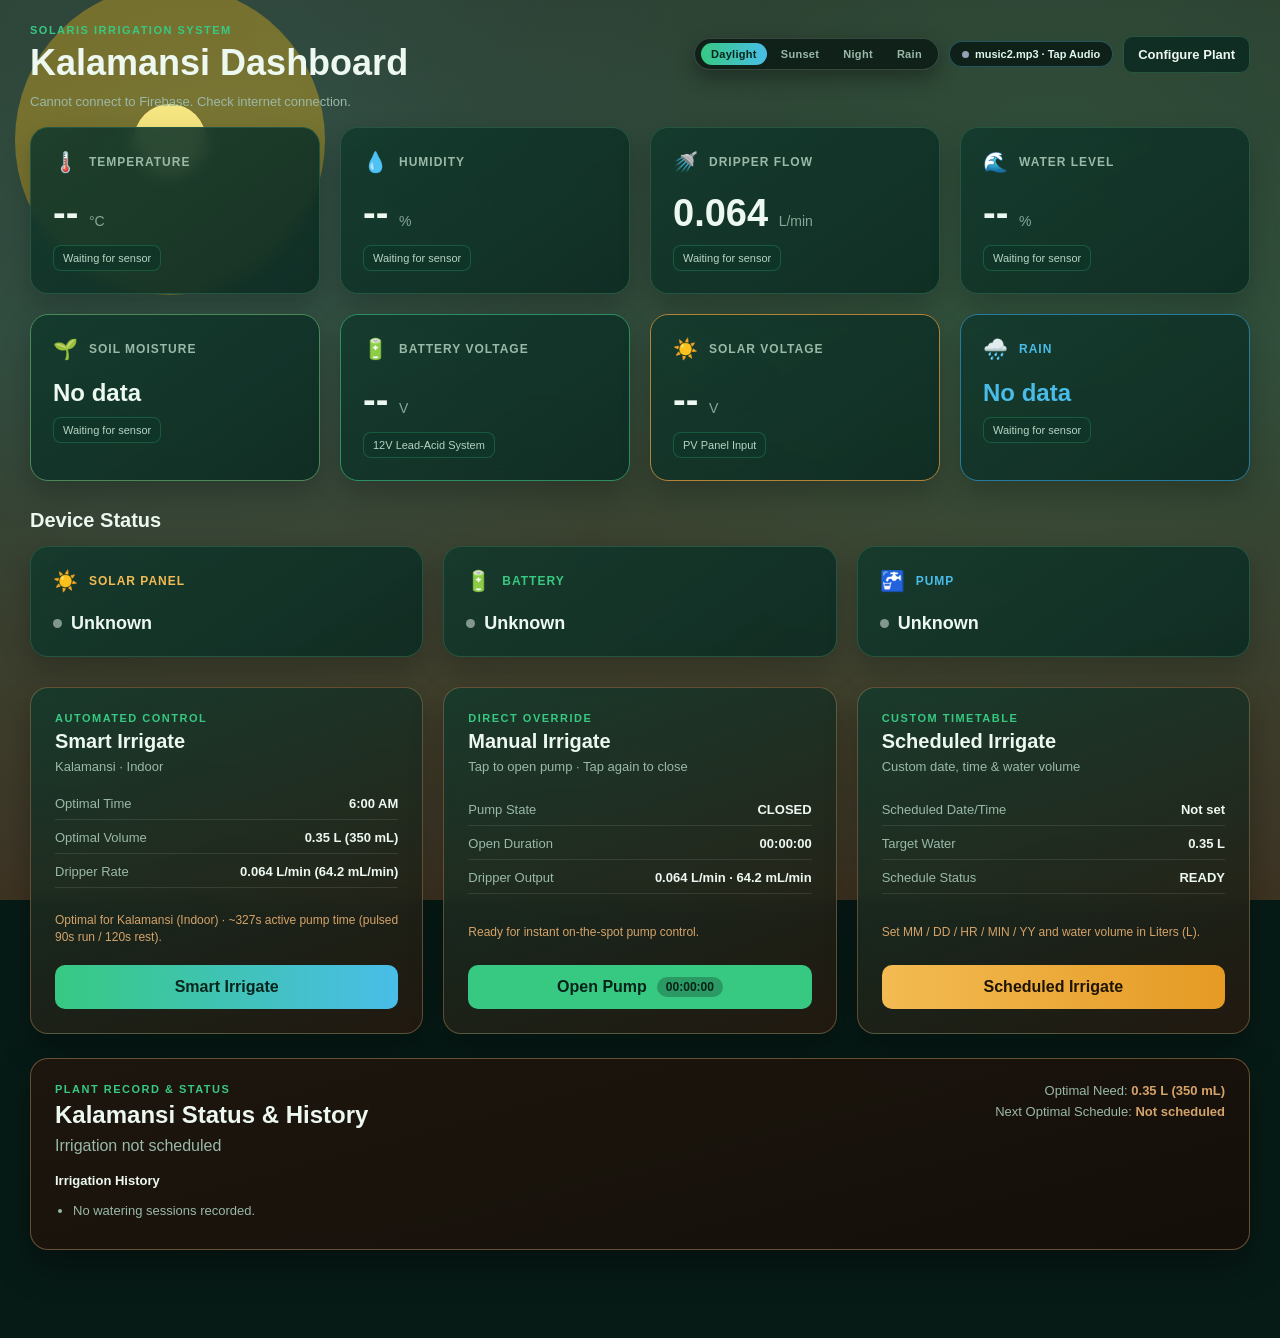
<file: monitoring.html>
<!DOCTYPE html>
<html lang="en">
<head>
    <meta charset="UTF-8">
    <meta name="viewport" content="width=device-width, initial-scale=1.0">
    <title>Plant Monitoring — SOLARIS</title>
    <link rel="stylesheet" href="styles.css">
    <script src="script.js" defer></script>
</head>
<body class="view-monitoring env-indoor mood-daylight">
    <div class="ambient-backdrop"></div>

    <div class="solaris-page2-bg" aria-hidden="true">
        <svg viewBox="0 0 1440 900" preserveAspectRatio="xMidYMax slice">
            <defs>
                <linearGradient id="p2SkyGrad" x1="0%" y1="0%" x2="0%" y2="100%">
                    <stop offset="0%" stop-color="#071d18" stop-opacity="0.55" />
                    <stop offset="68%" stop-color="#0b2820" stop-opacity="0.32" />
                    <stop offset="100%" stop-color="#19110a" stop-opacity="0.72" />
                </linearGradient>

                <linearGradient id="p2KalamansiStemGrad" x1="0%" y1="100%" x2="0%" y2="0%">
                    <stop offset="0%" stop-color="#3f6e58" />
                    <stop offset="55%" stop-color="#5da87a" />
                    <stop offset="100%" stop-color="#8be0a6" />
                </linearGradient>

                <linearGradient id="p2KalamansiLeafGrad" x1="0%" y1="0%" x2="100%" y2="100%">
                    <stop offset="0%" stop-color="#6ce09b" />
                    <stop offset="55%" stop-color="#379e6c" />
                    <stop offset="100%" stop-color="#1b5c42" />
                </linearGradient>

                <radialGradient id="p2RipeFruitGrad" cx="34%" cy="28%" r="72%">
                    <stop offset="0%" stop-color="#ffe066" />
                    <stop offset="58%" stop-color="#f59e0b" />
                    <stop offset="100%" stop-color="#b45309" />
                </radialGradient>

                <radialGradient id="p2UnripeFruitGrad" cx="35%" cy="30%" r="72%">
                    <stop offset="0%" stop-color="#a7f3a0" />
                    <stop offset="62%" stop-color="#4ade80" />
                    <stop offset="100%" stop-color="#15803d" />
                </radialGradient>

                <linearGradient id="p2OreganoStemGrad" x1="0%" y1="100%" x2="0%" y2="0%">
                    <stop offset="0%" stop-color="#476e60" />
                    <stop offset="100%" stop-color="#87c2ad" />
                </linearGradient>

                <linearGradient id="p2OreganoLeafGrad" x1="15%" y1="10%" x2="85%" y2="90%">
                    <stop offset="0%" stop-color="#b7e7d7" />
                    <stop offset="55%" stop-color="#7ec2aa" />
                    <stop offset="100%" stop-color="#4d8a75" />
                </linearGradient>
            </defs>

            <rect x="0" y="0" width="1440" height="900" fill="url(#p2SkyGrad)" />
            <rect class="p2-sky-tint" x="0" y="0" width="1440" height="900" />

            <g class="p2-sun-group">
                <circle class="p2-sun-halo" cx="250" cy="140" r="155" />
                <circle class="p2-sun-core" cx="250" cy="140" r="36" />
            </g>

            <g class="p2-moon-group">
                <circle cx="265" cy="130" r="28" fill="#f8fafc" />
                <circle cx="276" cy="123" r="24" fill="#081e18" />
                <circle cx="140" cy="105" r="2.2" fill="#e2e8f0" opacity="0.8" />
                <circle cx="410" cy="95" r="1.9" fill="#e2e8f0" opacity="0.7" />
                <circle cx="560" cy="150" r="2.3" fill="#e2e8f0" opacity="0.75" />
                <circle cx="1120" cy="115" r="2.1" fill="#e2e8f0" opacity="0.75" />
                <circle cx="1260" cy="175" r="1.8" fill="#e2e8f0" opacity="0.65" />
            </g>

            <g class="p2-clouds-group">
                <ellipse cx="220" cy="125" rx="145" ry="40" fill="#64748b" />
                <ellipse cx="345" cy="138" rx="135" ry="36" fill="#475569" />
                <ellipse cx="280" cy="112" rx="120" ry="32" fill="#94a3b8" opacity="0.62" />
            </g>

            <g id="p2RainGroup" class="p2-rain-group">
                <g stroke="rgba(165, 195, 224, 0.55)" stroke-width="1.8" stroke-linecap="round">
                    <line class="rain-streak" x1="150" y1="165" x2="136" y2="200" />
                    <line class="rain-streak" x1="220" y1="205" x2="206" y2="240" style="animation-delay: -0.25s;" />
                    <line class="rain-streak" x1="295" y1="155" x2="281" y2="190" style="animation-delay: -0.45s;" />
                    <line class="rain-streak" x1="370" y1="220" x2="356" y2="255" style="animation-delay: -0.15s;" />
                    <line class="rain-streak" x1="440" y1="180" x2="426" y2="215" style="animation-delay: -0.6s;" />
                    <line class="rain-streak" x1="980" y1="170" x2="966" y2="205" style="animation-delay: -0.2s;" />
                    <line class="rain-streak" x1="1120" y1="210" x2="1106" y2="245" style="animation-delay: -0.5s;" />
                </g>
            </g>

            <g class="p2-fullpage-plant-wrap">
                <g class="p2-sway">
                    <g id="p2PlantKalamansi" class="p2-species-group is-active" transform="translate(360, 75) scale(1.5)">
                        <path d="M 225 724 C 228 635, 212 555, 224 465 C 236 375, 214 295, 226 205 C 231 165, 226 135, 222 108"
                              stroke="url(#p2KalamansiStemGrad)" stroke-width="11" stroke-linecap="round" fill="none" />
                        <path d="M 220 565 C 185 548, 148 552, 108 575"
                              stroke="url(#p2KalamansiStemGrad)" stroke-width="7.5" stroke-linecap="round" fill="none" />
                        <path d="M 223 475 C 268 452, 315 446, 368 422"
                              stroke="url(#p2KalamansiStemGrad)" stroke-width="8" stroke-linecap="round" fill="none" />
                        <path d="M 221 372 C 182 342, 142 325, 98 312"
                              stroke="url(#p2KalamansiStemGrad)" stroke-width="6.5" stroke-linecap="round" fill="none" />
                        <path d="M 222 292 C 264 265, 304 248, 344 228"
                              stroke="url(#p2KalamansiStemGrad)" stroke-width="6" stroke-linecap="round" fill="none" />
                        <path d="M 224 205 C 198 175, 178 152, 158 134"
                              stroke="url(#p2KalamansiStemGrad)" stroke-width="5" stroke-linecap="round" fill="none" />
                        <path d="M 225 182 C 254 156, 276 138, 298 122"
                              stroke="url(#p2KalamansiStemGrad)" stroke-width="5" stroke-linecap="round" fill="none" />

                        <path d="M 112 574 C 76 558, 52 575, 42 604 C 74 612, 102 598, 112 574 Z" fill="url(#p2KalamansiLeafGrad)" />
                        <path d="M 224 510 C 182 485, 145 488, 118 506 C 148 525, 188 524, 224 510 Z" fill="url(#p2KalamansiLeafGrad)" />
                        <path d="M 268 456 C 296 420, 336 406, 372 410 C 354 442, 312 456, 268 456 Z" fill="url(#p2KalamansiLeafGrad)" />
                        <path d="M 185 344 C 148 312, 105 305, 68 318 C 98 345, 144 352, 185 344 Z" fill="url(#p2KalamansiLeafGrad)" />
                        <path d="M 224 342 C 258 312, 302 308, 338 322 C 308 348, 264 352, 224 342 Z" fill="url(#p2KalamansiLeafGrad)" />
                        <path d="M 275 262 C 304 224, 344 206, 384 208 C 364 242, 322 258, 275 262 Z" fill="url(#p2KalamansiLeafGrad)" />
                        <path d="M 192 170 C 164 134, 132 122, 102 132 C 126 158, 160 168, 192 170 Z" fill="url(#p2KalamansiLeafGrad)" />
                        <path d="M 224 148 C 218 106, 226 74, 244 54 C 254 88, 246 122, 224 148 Z" fill="url(#p2KalamansiLeafGrad)" />
                        <path d="M 248 158 C 278 132, 314 124, 346 134 C 322 158, 286 164, 248 158 Z" fill="url(#p2KalamansiLeafGrad)" />

                        <circle cx="332" cy="444" r="31" fill="url(#p2RipeFruitGrad)" />
                        <circle cx="386" cy="396" r="24" fill="url(#p2UnripeFruitGrad)" />
                    </g>

                    <g id="p2PlantOregano" class="p2-species-group" transform="translate(360, 75) scale(1.5)">
                        <path d="M 232 724 C 228 635, 234 545, 226 455 C 220 385, 232 325, 228 265"
                              stroke="url(#p2OreganoStemGrad)" stroke-width="8.5" stroke-linecap="round" fill="none" />
                        <path d="M 230 620 C 192 585, 152 562, 110 542"
                              stroke="url(#p2OreganoStemGrad)" stroke-width="6" stroke-linecap="round" fill="none" />
                        <path d="M 232 595 C 274 565, 318 545, 362 526"
                              stroke="url(#p2OreganoStemGrad)" stroke-width="6" stroke-linecap="round" fill="none" />
                        <path d="M 228 475 C 186 442, 146 420, 102 398"
                              stroke="url(#p2OreganoStemGrad)" stroke-width="5.2" stroke-linecap="round" fill="none" />
                        <path d="M 229 452 C 274 422, 318 402, 364 380"
                              stroke="url(#p2OreganoStemGrad)" stroke-width="5.2" stroke-linecap="round" fill="none" />
                        <path d="M 228 345 C 196 314, 174 292, 154 272"
                              stroke="url(#p2OreganoStemGrad)" stroke-width="4.4" stroke-linecap="round" fill="none" />
                        <path d="M 229 332 C 262 304, 288 282, 314 260"
                              stroke="url(#p2OreganoStemGrad)" stroke-width="4.4" stroke-linecap="round" fill="none" />

                        <path d="M 118 548 C 82 522, 54 544, 48 588 C 72 612, 114 596, 134 564 Z" fill="url(#p2OreganoLeafGrad)" />
                        <path d="M 352 532 C 388 506, 418 528, 422 574 C 396 598, 354 582, 336 548 Z" fill="url(#p2OreganoLeafGrad)" />
                        <path d="M 226 530 C 186 496, 152 512, 148 558 C 176 584, 218 568, 234 542 Z" fill="url(#p2OreganoLeafGrad)" />
                        <path d="M 110 404 C 72 376, 44 398, 42 444 C 68 468, 112 452, 128 420 Z" fill="url(#p2OreganoLeafGrad)" />
                        <path d="M 354 386 C 392 358, 422 380, 424 426 C 398 450, 354 434, 338 402 Z" fill="url(#p2OreganoLeafGrad)" />
                        <path d="M 226 392 C 184 358, 150 376, 148 422 C 176 446, 220 430, 234 402 Z" fill="url(#p2OreganoLeafGrad)" />
                        <path d="M 234 382 C 276 348, 310 366, 312 412 C 284 436, 240 420, 228 392 Z" fill="url(#p2OreganoLeafGrad)" />
                        <path d="M 162 278 C 132 252, 108 270, 108 308 C 130 328, 166 314, 178 290 Z" fill="url(#p2OreganoLeafGrad)" />
                        <path d="M 304 268 C 334 242, 358 260, 358 298 C 336 318, 300 304, 288 280 Z" fill="url(#p2OreganoLeafGrad)" />
                        <path d="M 228 275 C 202 232, 214 196, 232 182 C 250 196, 256 232, 234 275 Z" fill="url(#p2OreganoLeafGrad)" />
                    </g>
                </g>
            </g>
        </svg>
    </div>

    <svg class="scroll-roots-overlay" viewBox="0 0 1440 900" preserveAspectRatio="none" aria-hidden="true">
        <path class="root-branch" d="M120 900 C150 760, 110 660, 180 540 C220 470, 260 410, 240 310" fill="none" stroke="rgba(212, 163, 106, 0.35)" stroke-width="3" />
        <path class="root-branch" d="M180 540 C120 490, 80 440, 45 370" fill="none" stroke="rgba(212, 163, 106, 0.25)" stroke-width="2" />
        <path class="root-branch" d="M1320 900 C1280 750, 1330 640, 1250 520 C1200 450, 1170 380, 1195 290" fill="none" stroke="rgba(212, 163, 106, 0.35)" stroke-width="3" />
        <path class="root-branch" d="M1250 520 C1310 470, 1360 420, 1395 350" fill="none" stroke="rgba(212, 163, 106, 0.25)" stroke-width="2" />
        <path class="root-branch" d="M720 900 C705 810, 740 740, 715 650" fill="none" stroke="rgba(55, 201, 130, 0.22)" stroke-width="2.5" />
    </svg>

    <main class="dashboard">
        <header class="dashboard-header">
            <div>
                <div class="dashboard-kicker">SOLARIS IRRIGATION SYSTEM</div>
                <h1 id="activePlantTitle">Kalamansi Dashboard</h1>
            </div>
            <div class="header-actions">
                <div class="scenery-switcher" role="group" aria-label="Time of Day and Weather Scenery">
                    <button type="button" class="scenery-opt-btn active" data-scenery="daylight">Daylight</button>
                    <button type="button" class="scenery-opt-btn" data-scenery="sunset">Sunset</button>
                    <button type="button" class="scenery-opt-btn" data-scenery="night">Night</button>
                    <button type="button" class="scenery-opt-btn" data-scenery="rain">Rain</button>
                </div>
                <button type="button" id="audioToggleBtnP2" class="audio-pill-btn" aria-label="Toggle Ambient Sound">
                    <span class="audio-dot"></span>
                    <span class="audio-label">Ambient: Ready</span>
                </button>
                <a class="configure-link" href="index.html">Configure Plant</a>
            </div>
        </header>

        <p id="telemetryStatus" class="telemetry-status">Connecting to Firebase...</p>

        <section class="sensor-grid">
            <div class="sensor-card temperature-card">
                <div class="sensor-title"><span>🌡️</span> TEMPERATURE</div>
                <div class="sensor-value"><span id="temperatureValue">--</span> <span class="sensor-unit">°C</span></div>
                <div class="sensor-stats"><div class="stat">Waiting for sensor</div></div>
            </div>

            <div class="sensor-card humidity-card">
                <div class="sensor-title"><span>💧</span> HUMIDITY</div>
                <div class="sensor-value"><span id="humidityValue">--</span> <span class="sensor-unit">%</span></div>
                <div class="sensor-stats"><div class="stat">Waiting for sensor</div></div>
            </div>

            <div class="sensor-card water-card">
                <div class="sensor-title"><span>🚿</span> DRIPPER FLOW</div>
                <div class="sensor-value"><span id="waterFlowValue">0.064</span> <span class="sensor-unit">L/min</span></div>
                <div class="sensor-stats"><div class="stat" id="dripperRateDetail">~64.2 mL/min · ~1.07 mL/s (1 dripper)</div></div>
            </div>

            <div class="sensor-card water-card">
                <div class="sensor-title"><span>🌊</span> WATER LEVEL</div>
                <div class="sensor-value"><span id="waterLevelValue">--</span> <span class="sensor-unit">%</span></div>
                <div class="sensor-stats"><div class="stat">Waiting for sensor</div></div>
            </div>

            <div class="sensor-card soil-card">
                <div class="sensor-title"><span aria-hidden="true">🌱</span> SOIL MOISTURE</div>
                <div class="sensor-value rain-reading" id="soilMoistureReading" aria-live="polite">No data</div>
                <div class="sensor-stats"><div class="stat" id="soilMoistureStatus">Waiting for sensor</div></div>
            </div>

            <div class="sensor-card battery-voltage-card">
                <div class="sensor-title"><span aria-hidden="true">🔋</span> BATTERY VOLTAGE</div>
                <div class="sensor-value"><span id="batteryVoltageValue">--</span> <span class="sensor-unit">V</span></div>
                <div class="sensor-stats"><div class="stat">12V Lead-Acid System</div></div>
            </div>

            <div class="sensor-card solar-voltage-card">
                <div class="sensor-title"><span aria-hidden="true">☀️</span> SOLAR VOLTAGE</div>
                <div class="sensor-value"><span id="solarVoltageValue">--</span> <span class="sensor-unit">V</span></div>
                <div class="sensor-stats"><div class="stat">PV Panel Input</div></div>
            </div>

            <div class="sensor-card water-card rain-card">
                <div class="sensor-title"><span aria-hidden="true">🌧️</span> RAIN</div>
                <div class="sensor-value rain-reading" id="rainReading" aria-live="polite">No data</div>
                <div class="sensor-stats"><div class="stat" id="rainStatus">Waiting for sensor</div></div>
            </div>
        </section>

        <section class="device-status-section" aria-labelledby="device-status-heading">
            <h2 id="device-status-heading">Device Status</h2>
            <div class="device-status-grid">
                <article class="device-status-card solar-card" aria-live="polite">
                    <div class="sensor-title"><span aria-hidden="true">☀️</span> SOLAR PANEL</div>
                    <p class="device-state" id="solarStatus" data-state="unknown">Unknown</p>
                </article>
                <article class="device-status-card battery-card" aria-live="polite">
                    <div class="sensor-title"><span aria-hidden="true">🔋</span> BATTERY</div>
                    <p class="device-state" id="batteryStatus" data-state="unknown">Unknown</p>
                </article>
                <article class="device-status-card pump-card" aria-live="polite">
                    <div class="sensor-title"><span aria-hidden="true">🚰</span> PUMP</div>
                    <p class="device-state" id="pumpStatus" data-state="unknown">Unknown</p>
                </article>
            </div>
        </section>

        <section class="irrigation-controls-grid" aria-label="Irrigation Controls">
            <article class="control-mode-card">
                <div class="mode-card-header">
                    <div class="section-kicker">AUTOMATED CONTROL</div>
                    <h2>Smart Irrigate</h2>
                    <p id="configuredPlantText">Kalamansi · Indoor</p>
                </div>

                <div class="mode-lines">
                    <div class="mode-line-row">
                        <span>Optimal Time</span>
                        <strong id="smartOptimalTimeDisplay">6:00 AM</strong>
                    </div>
                    <div class="mode-line-row">
                        <span>Optimal Volume</span>
                        <strong id="smartOptimalLitersDisplay">0.35 L (350 mL)</strong>
                    </div>
                    <div class="mode-line-row">
                        <span>Dripper Rate</span>
                        <strong>0.064 L/min (64.2 mL/min)</strong>
                    </div>
                </div>

                <p id="smartModeIndication" class="mode-indication">
                    Optimal for Kalamansi (Indoor) · ~327s active pump time (pulsed 90s run / 120s rest).
                </p>

                <button type="button" id="smartIrrigateButton" class="action-btn smart-irrigate-button">
                    Smart Irrigate
                </button>

                <div id="scheduleSheet" class="schedule-sheet" hidden>
                    <span>Scheduled Irrigation</span>
                    <strong id="scheduledTime">Not scheduled</strong>
                    <small id="scheduleStatus">Waiting for schedule</small>
                </div>
            </article>

            <article class="control-mode-card">
                <div class="mode-card-header">
                    <div class="section-kicker">DIRECT OVERRIDE</div>
                    <h2>Manual Irrigate</h2>
                    <p>Tap to open pump · Tap again to close</p>
                </div>

                <div class="mode-lines">
                    <div class="mode-line-row">
                        <span>Pump State</span>
                        <strong id="manualPumpStateText">CLOSED</strong>
                    </div>
                    <div class="mode-line-row">
                        <span>Open Duration</span>
                        <strong id="manualElapsedFull">00:00:00</strong>
                    </div>
                    <div class="mode-line-row">
                        <span>Dripper Output</span>
                        <strong id="manualLiveFlowText">0.064 L/min · 64.2 mL/min</strong>
                    </div>
                </div>

                <p id="manualModeIndication" class="mode-indication">
                    Ready for instant on-the-spot pump control.
                </p>

                <button type="button" id="manualIrrigateButton" class="action-btn manual-irrigate-button">
                    <span id="manualButtonLabel">Open Pump</span>
                    <span id="manualButtonTimer" class="manual-timer-pill">00:00:00</span>
                </button>
            </article>

            <article class="control-mode-card">
                <div class="mode-card-header">
                    <div class="section-kicker">CUSTOM TIMETABLE</div>
                    <h2>Scheduled Irrigate</h2>
                    <p>Custom date, time &amp; water volume</p>
                </div>

                <div class="mode-lines">
                    <div class="mode-line-row">
                        <span>Scheduled Date/Time</span>
                        <strong id="customScheduleDateTimeDisplay">Not set</strong>
                    </div>
                    <div class="mode-line-row">
                        <span>Target Water</span>
                        <strong id="customScheduleLitersDisplay">0.35 L</strong>
                    </div>
                    <div class="mode-line-row">
                        <span>Schedule Status</span>
                        <strong id="customScheduleStatusBadge">READY</strong>
                    </div>
                </div>

                <p id="customScheduleIndication" class="mode-indication">
                    Set MM / DD / HR / MIN / YY and water volume in Liters (L).
                </p>

                <button type="button" id="scheduledIrrigateButton" class="action-btn scheduled-irrigate-button">
                    Scheduled Irrigate
                </button>
            </article>
        </section>

        <section class="irrigation-section" aria-label="Plant Status and Watering History">
            <div class="plant-status-panel">
                <div class="plant-status-top">
                    <div>
                        <div class="section-kicker">PLANT RECORD &amp; STATUS</div>
                        <h2 id="historyPlantName">Kalamansi Status &amp; History</h2>
                        <p id="plantStatus">Irrigation not scheduled</p>
                    </div>
                    <div class="plant-optimal-lines">
                        <div>Optimal Need: <strong id="lowerOptimalLiters">0.35 L (350 mL)</strong></div>
                        <div>Next Optimal Schedule: <strong id="nextSchedule">Not scheduled</strong></div>
                    </div>
                </div>

                <h3>Irrigation History</h3>
                <ul id="irrigationHistory" class="history-list">
                    <li>No watering sessions recorded.</li>
                </ul>
            </div>
        </section>
    </main>

    <dialog id="irrigationDialog" class="irrigation-dialog">
        <h2 id="dialogPlantName">Smart Irrigate</h2>
        <p id="dialogScheduleText">Schedule Smart Irrigate for the configured plant?</p>
        <div class="dialog-actions">
            <button type="button" id="cancelIrrigation">Cancel</button>
            <button type="button" id="operateIrrigation" class="operate-button">Operate</button>
        </div>
    </dialog>

    <dialog id="customScheduleDialog" class="irrigation-dialog custom-schedule-dialog">
        <h2>Scheduled Irrigate</h2>
        <p id="customDialogSubtitle">Set date, time, and water volume in Liters (L).</p>

        <form id="customScheduleForm">
            <div class="datetime-inputs-grid">
                <div class="dt-field">
                    <label for="schedMM">MM</label>
                    <input id="schedMM" type="number" min="1" max="12" placeholder="MM" required>
                </div>
                <div class="dt-field">
                    <label for="schedDD">DD</label>
                    <input id="schedDD" type="number" min="1" max="31" placeholder="DD" required>
                </div>
                <div class="dt-field">
                    <label for="schedHR">HR</label>
                    <input id="schedHR" type="number" min="0" max="23" placeholder="HH" required>
                </div>
                <div class="dt-field">
                    <label for="schedMIN">MIN</label>
                    <input id="schedMIN" type="number" min="0" max="59" placeholder="MM" required>
                </div>
                <div class="dt-field">
                    <label for="schedYY">YY</label>
                    <input id="schedYY" type="number" min="0" max="99" placeholder="YY" required>
                </div>
            </div>

            <div class="liters-input-group">
                <label for="schedLiters">WATER VOLUME (LITERS — L)</label>
                <input id="schedLiters" type="number" step="0.01" min="0.01" max="10" placeholder="0.35" required>
                <div class="liters-presets">
                    <button type="button" class="liter-preset-btn" data-liters="0.18">0.18 L</button>
                    <button type="button" class="liter-preset-btn" data-liters="0.25">0.25 L</button>
                    <button type="button" class="liter-preset-btn" data-liters="0.35">0.35 L</button>
                    <button type="button" class="liter-preset-btn" data-liters="0.50">0.50 L</button>
                </div>
            </div>

            <p id="customModalIndication" class="custom-indication-text">
                Select date, time, and volume in Liters.
            </p>

            <div class="dialog-actions">
                <button type="button" id="cancelCustomSchedule">Cancel</button>
                <button type="submit" id="saveCustomSchedule" class="operate-button">Set Schedule</button>
            </div>
        </form>
    </dialog>

    <dialog id="noticeDialog" class="irrigation-dialog">
        <h2 id="noticeTitle">Notice</h2>
        <p id="noticeMessage"></p>
        <div class="dialog-actions" style="grid-template-columns: 1fr;">
            <button type="button" id="closeNoticeBtn" class="operate-button">OK</button>
        </div>
    </dialog>

    <audio id="bgMusic" src="music2.mp3" loop preload="auto"></audio>
</body>
</html>
</file>
<file: styles.css>
:root {
    --scroll-progress: 0;
    --theme-bg: #071b16;
    --theme-surface: #0d2b22;
    --theme-surface-light: #12392c;
    --theme-border: #245641;
    --theme-text: #edf8f1;
    --theme-muted: #9ab9a8;
    --emerald: #37c982;
    --solar-amber: #f3bb52;
    --water-blue: #49bde8;
    --soil-glow: #d4a36a;
    --sky-tint: rgba(255, 240, 185, 0.26);
    --mood-filter: brightness(1.06) saturate(1.12);
    --bg-mood-filter: brightness(1.06) saturate(1.12);
}

* {
    margin: 0;
    padding: 0;
    box-sizing: border-box;
}

html, body {
    font-family: "Inter", Arial, Helvetica, sans-serif;
    background-color: var(--theme-bg);
    color: var(--theme-text);
    max-width: 100%;
    overflow-x: hidden;
}

body.view-config {
    height: 100vh;
    width: 100vw;
    overflow: hidden;
}

body.view-monitoring {
    min-height: 100vh;
    width: 100%;
    overflow-y: auto;
    overflow-x: hidden;
}

body.mood-daylight,
body.bg-scenery-daylight {
    --sky-tint: rgba(255, 240, 185, 0.26);
    --mood-filter: brightness(1.06) saturate(1.12);
    --bg-mood-filter: brightness(1.06) saturate(1.12);
}

body.mood-sunset,
body.bg-scenery-sunset {
    --sky-tint: rgba(251, 146, 60, 0.30);
    --mood-filter: brightness(0.98) saturate(1.24) sepia(0.10);
    --bg-mood-filter: brightness(0.98) saturate(1.26) sepia(0.12);
}

body.mood-night,
body.bg-scenery-night {
    --sky-tint: rgba(22, 46, 92, 0.30);
    --mood-filter: brightness(0.78) saturate(1.05) hue-rotate(8deg);
    --bg-mood-filter: brightness(0.76) saturate(1.06) hue-rotate(8deg);
}

body.mood-rain,
body.bg-scenery-rain {
    --sky-tint: rgba(100, 116, 139, 0.24);
    --mood-filter: brightness(0.85) saturate(0.88) contrast(1.04);
    --bg-mood-filter: brightness(0.84) saturate(0.88) contrast(1.05);
}

#hiddenAudioSink {
    position: fixed;
    width: 1px;
    height: 1px;
    left: -9999px;
    top: -9999px;
    opacity: 0;
    pointer-events: none;
    overflow: hidden;
}

#pageConfigView {
    display: none;
    position: relative;
    height: 100vh;
    width: 100vw;
    overflow: hidden;
}

body.view-config #pageConfigView {
    display: grid;
    grid-template-rows: auto minmax(0, 1fr);
}

.p1-topbar {
    position: relative;
    z-index: 20;
    display: flex;
    align-items: center;
    justify-content: space-between;
    gap: 10px;
    padding: 12px 22px;
    flex-wrap: wrap;
}

.brand-pill {
    display: inline-flex;
    align-items: center;
    gap: 8px;
    padding: 6px 12px;
    border-radius: 999px;
    background: rgba(8, 26, 20, 0.78);
    border: 1px solid rgba(88, 224, 150, 0.26);
    backdrop-filter: blur(10px);
    font-size: 11px;
    font-weight: 800;
    letter-spacing: 1.2px;
    color: #9bf5c4;
}

.p1-controls-right {
    display: flex;
    align-items: center;
    gap: 8px;
    flex-wrap: wrap;
}

.scenery-switcher {
    display: inline-flex;
    align-items: center;
    gap: 4px;
    padding: 4px 6px;
    border-radius: 999px;
    border: 1px solid rgba(237, 248, 241, 0.18);
    background: rgba(8, 24, 19, 0.80);
    backdrop-filter: blur(10px);
    box-shadow: 0 8px 20px rgba(0, 0, 0, 0.32);
}

.scenery-opt-btn {
    padding: 5px 10px;
    border-radius: 999px;
    background: transparent;
    color: #9ab9a8;
    font-size: 11px;
    font-weight: 700;
    letter-spacing: 0.3px;
    border: none;
    cursor: pointer;
    transition: background 0.2s ease, color 0.2s ease;
}

.scenery-opt-btn:hover {
    color: #edf8f1;
}

.scenery-opt-btn.active {
    background: linear-gradient(90deg, #37c982, #49bde8);
    color: #072219;
}

.audio-pill-btn {
    display: inline-flex;
    align-items: center;
    gap: 6px;
    padding: 6px 12px;
    border-radius: 999px;
    border: 1px solid rgba(73, 189, 232, 0.34);
    background: rgba(8, 24, 19, 0.82);
    backdrop-filter: blur(10px);
    color: #dff6ee;
    font-size: 11px;
    font-weight: 700;
    cursor: pointer;
    transition: border-color 0.2s ease, background 0.2s ease;
}

.audio-pill-btn:hover {
    border-color: var(--emerald);
}

.audio-dot {
    width: 7px;
    height: 7px;
    border-radius: 50%;
    background: #94a3b8;
}

.audio-pill-btn.is-playing .audio-dot {
    background: #37c982;
    box-shadow: 0 0 8px #37c982;
}

.env-scene-backdrop {
    position: absolute;
    inset: 0;
    z-index: 0;
    pointer-events: none;
    overflow: hidden;
    filter: var(--mood-filter);
    transition: filter 0.45s ease;
}

.scene-layer {
    position: absolute;
    inset: 0;
    opacity: 0;
    transition: opacity 0.5s ease;
}

.scene-layer.is-active {
    opacity: 1;
}

.indoor-scene {
    background:
        radial-gradient(circle at 22% 24%, var(--sky-tint), transparent 52%),
        radial-gradient(circle at 75% 75%, rgba(55, 201, 130, 0.10), transparent 52%),
        linear-gradient(180deg, #071612 0%, #0a201a 68%, #040907 100%);
}

.outdoor-scene {
    background:
        radial-gradient(circle at 24% 18%, var(--sky-tint), transparent 48%),
        linear-gradient(180deg, #0b1f1a 0%, #102a21 56%, #132216 100%);
}

.scene-svg {
    width: 100%;
    height: 100%;
    display: block;
}

.celestial-sun {
    transform: translateY(0px);
    opacity: 0.96;
    transition: transform 0.8s cubic-bezier(0.22, 1, 0.36, 1), opacity 0.5s ease;
}

.celestial-sun-core {
    fill: #fde68a;
    transition: fill 0.7s ease;
}

.celestial-sun-halo {
    fill: rgba(251, 191, 36, 0.40);
    transition: fill 0.7s ease;
}

body.mood-sunset .celestial-sun {
    transform: translateY(145px);
    opacity: 0.96;
}

body.mood-sunset .celestial-sun-core {
    fill: #fb923c;
}

body.mood-sunset .celestial-sun-halo {
    fill: rgba(249, 115, 22, 0.45);
}

body.mood-rain .celestial-sun {
    transform: translateY(12px);
    opacity: 0.52;
}

body.mood-night .celestial-sun {
    transform: translateY(110px);
    opacity: 0;
}

.celestial-moon {
    opacity: 0;
    transform: translateY(16px);
    transition: opacity 0.6s ease, transform 0.7s cubic-bezier(0.22, 1, 0.36, 1);
}

body.mood-night .celestial-moon {
    opacity: 1;
    transform: translateY(0px);
}

.grey-rain-clouds {
    opacity: 0;
    transform: translateY(-12px);
    transition: opacity 0.5s ease, transform 0.6s ease;
}

body.mood-rain .grey-rain-clouds {
    opacity: 1;
    transform: translateY(0px);
}

.fx-group {
    display: none;
}

.fx-group.is-active {
    display: inline;
}

.rain-streak {
    animation: rainFall 0.85s linear infinite;
}

.dust-mote {
    animation: dustDrift 7s ease-in-out infinite;
}

.dust-mote.d-slow {
    animation-duration: 9.5s;
    animation-delay: -2.4s;
}

.dust-mote.d-fast {
    animation-duration: 5.5s;
    animation-delay: -4.1s;
}

.solaris-layout-stage {
    position: relative;
    z-index: 2;
    height: 100%;
    min-height: 0;
    width: 100%;
    display: grid;
    grid-template-columns: minmax(280px, 46vw) minmax(0, 1fr);
    align-items: center;
    padding: 0 32px 0 12px;
    overflow: hidden;
}

.plant-floor-anchor {
    position: relative;
    height: 100%;
    max-height: 100%;
    display: flex;
    align-items: flex-end;
    justify-content: center;
    pointer-events: none;
    overflow: hidden;
}

.plant-botanical-svg {
    width: auto;
    max-width: 100%;
    height: 100%;
    max-height: 100%;
    display: block;
    overflow: visible;
    filter: var(--mood-filter) drop-shadow(0 14px 28px rgba(0, 0, 0, 0.65));
    transition: filter 0.45s ease;
}

.botanical-species {
    display: none;
}

.botanical-species.is-active {
    display: inline;
}

.indoor-pot-group {
    opacity: 1;
    transition: opacity 0.35s ease;
}

body.env-outdoor .indoor-pot-group {
    opacity: 0;
}

.grow-stem {
    stroke-dasharray: 950;
    stroke-dashoffset: 950;
    animation: nightStemGrow 1.35s cubic-bezier(0.22, 1, 0.36, 1) forwards;
}

.grow-branch-1 {
    stroke-dasharray: 520;
    stroke-dashoffset: 520;
    animation: nightStemGrow 1.1s cubic-bezier(0.22, 1, 0.36, 1) 0.22s forwards;
}

.grow-branch-2 {
    stroke-dasharray: 520;
    stroke-dashoffset: 520;
    animation: nightStemGrow 1.1s cubic-bezier(0.22, 1, 0.36, 1) 0.44s forwards;
}

.grow-branch-3 {
    stroke-dasharray: 520;
    stroke-dashoffset: 520;
    animation: nightStemGrow 1.0s cubic-bezier(0.22, 1, 0.36, 1) 0.66s forwards;
}

.sprout-leaf {
    opacity: 0;
    transform: scale(0.2) translateY(10px);
    transform-box: fill-box;
    transform-origin: bottom center;
    animation: nightLeafBloom 0.75s cubic-bezier(0.22, 1, 0.36, 1) forwards;
}

.d1 { animation-delay: 0.25s; }
.d2 { animation-delay: 0.42s; }
.d3 { animation-delay: 0.58s; }
.d4 { animation-delay: 0.74s; }
.d5 { animation-delay: 0.90s; }
.d6 { animation-delay: 1.05s; }

.breeze-group {
    transform-box: fill-box;
    transform-origin: bottom center;
    animation: nightGardenSway 4.8s ease-in-out 1.2s infinite;
}

.grass-blade {
    transform-box: fill-box;
    transform-origin: bottom center;
    animation: grassSway 4.2s ease-in-out infinite;
}

.grass-blade.alt {
    animation-duration: 5.1s;
    animation-delay: -1.4s;
}

.firefly-dot {
    animation: fireflyFloat 4.5s ease-in-out infinite;
}

.firefly-dot.f2 {
    animation-duration: 5.8s;
    animation-delay: -1.8s;
}

.firefly-dot.f3 {
    animation-duration: 6.4s;
    animation-delay: -3.1s;
}

.config-card-column {
    display: flex;
    align-items: center;
    justify-content: center;
    padding: 8px 16px;
    min-height: 0;
}

.plant-config {
    width: 100%;
    max-width: 460px;
    padding: 26px 28px;
    border: 1px solid var(--theme-border);
    border-radius: 16px;
    background: linear-gradient(145deg, rgba(16, 48, 38, 0.86), rgba(11, 34, 27, 0.90));
    backdrop-filter: blur(10px);
    box-shadow: 0 18px 36px rgba(2, 7, 16, 0.38);
}

.plant-config h1 {
    margin-bottom: 10px;
    color: var(--theme-text);
    font-size: 24px;
    text-align: center;
}

.plant-config p {
    margin-bottom: 20px;
    color: var(--theme-muted);
    font-size: 13px;
    line-height: 1.5;
    text-align: center;
}

.plant-config label {
    display: block;
    margin: 0 0 8px;
    color: var(--theme-muted);
    font-size: 11px;
    font-weight: 700;
    letter-spacing: 1px;
    text-transform: uppercase;
}

.plant-config select,
.plant-config .environment-buttons button {
    width: 100%;
    height: 44px;
    padding: 0 14px;
    border: 1px solid var(--theme-border);
    border-radius: 8px;
    background: #103529;
    color: var(--theme-text);
    font: inherit;
    font-size: 14px;
    cursor: pointer;
}

.plant-config select {
    margin-bottom: 18px;
}

.plant-config .environment-buttons {
    display: grid;
    grid-template-columns: 1fr 1fr;
    gap: 10px;
    margin-bottom: 20px;
}

.plant-config .environment-buttons button {
    color: var(--theme-muted);
    transition: 0.2s ease;
}

.plant-config .environment-buttons button.active {
    border: 2px solid var(--emerald);
    background: #164632;
    color: #eafff2;
}

.plant-config .environment-buttons button#outdoor.active {
    border-color: var(--solar-amber);
    background: #49391e;
    color: #fff3d4;
}

.plant-config #startMonitoring {
    display: flex;
    align-items: center;
    justify-content: center;
    width: 100%;
    min-height: 48px;
    border-radius: 8px;
    background: linear-gradient(90deg, var(--emerald), var(--water-blue));
    color: #08251d;
    font-size: 15px;
    font-weight: 700;
    text-decoration: none;
    transition: transform 0.15s ease, opacity 0.15s ease;
}

.plant-config #startMonitoring:hover {
    opacity: 0.94;
    transform: translateY(-1px);
}

#pageMonitoringView {
    display: none;
    position: relative;
    min-height: 100vh;
    width: 100%;
}

body.view-monitoring #pageMonitoringView {
    display: block;
}

.ambient-backdrop {
    position: fixed;
    inset: 0;
    z-index: 0;
    pointer-events: none;
    background:
        radial-gradient(circle at 18% 14%, rgba(73, 189, 232, 0.22), transparent 42%),
        radial-gradient(circle at 82% 22%, rgba(55, 201, 130, 0.20), transparent 45%),
        radial-gradient(circle at 50% 88%, rgba(92, 54, 24, calc(0.18 + var(--scroll-progress) * 0.65)), transparent 65%),
        linear-gradient(
            180deg,
            #071c19 0%,
            #0b2923 38%,
            #161b14 calc(58% - var(--scroll-progress) * 16%),
            #26180f calc(82% - var(--scroll-progress) * 10%),
            #1c110a 100%
        );
}

.ambient-backdrop::after {
    content: "";
    position: fixed;
    inset: 0;
    opacity: calc(var(--scroll-progress) * 0.32);
    background-image:
        radial-gradient(rgba(218, 177, 128, 0.18) 1px, transparent 0),
        radial-gradient(rgba(35, 19, 9, 0.55) 1.5px, transparent 0);
    background-size: 26px 26px, 44px 44px;
    background-position: 0 0, 13px 17px;
    pointer-events: none;
}

.solaris-page2-bg {
    position: fixed;
    inset: 0;
    z-index: 0;
    pointer-events: none;
    overflow: hidden;
    filter: var(--bg-mood-filter);
    transition: filter 0.45s ease;
}

.solaris-page2-bg svg {
    width: 100%;
    height: 100%;
    display: block;
}

.p2-sky-tint {
    fill: rgba(255, 240, 185, 0.14);
    transition: fill 0.6s ease;
}

body.mood-sunset .p2-sky-tint,
body.bg-scenery-sunset .p2-sky-tint {
    fill: rgba(251, 146, 60, 0.22);
}

body.mood-night .p2-sky-tint,
body.bg-scenery-night .p2-sky-tint {
    fill: rgba(15, 32, 65, 0.28);
}

body.mood-rain .p2-sky-tint,
body.bg-scenery-rain .p2-sky-tint {
    fill: rgba(100, 116, 139, 0.22);
}

.p2-sun-group {
    transform: translateY(0px);
    opacity: 0.92;
    transition: transform 0.85s cubic-bezier(0.22, 1, 0.36, 1), opacity 0.55s ease;
}

.p2-sun-core {
    fill: #fde68a;
    transition: fill 0.75s ease;
}

.p2-sun-halo {
    fill: rgba(251, 191, 36, 0.34);
    transition: fill 0.75s ease;
}

body.mood-sunset .p2-sun-group,
body.bg-scenery-sunset .p2-sun-group {
    transform: translateY(145px);
    opacity: 0.95;
}

body.mood-sunset .p2-sun-core,
body.bg-scenery-sunset .p2-sun-core {
    fill: #fb923c;
}

body.mood-sunset .p2-sun-halo,
body.bg-scenery-sunset .p2-sun-halo {
    fill: rgba(249, 115, 22, 0.42);
}

body.mood-rain .p2-sun-group,
body.bg-scenery-rain .p2-sun-group {
    transform: translateY(10px);
    opacity: 0.48;
}

body.mood-night .p2-sun-group,
body.bg-scenery-night .p2-sun-group {
    transform: translateY(115px);
    opacity: 0;
}

.p2-moon-group {
    opacity: 0;
    transform: translateY(16px);
    transition: opacity 0.65s ease, transform 0.75s cubic-bezier(0.22, 1, 0.36, 1);
}

body.mood-night .p2-moon-group,
body.bg-scenery-night .p2-moon-group {
    opacity: 0.95;
    transform: translateY(0px);
}

.p2-clouds-group {
    opacity: 0;
    transform: translateY(-12px);
    transition: opacity 0.55s ease, transform 0.65s ease;
}

body.mood-rain .p2-clouds-group,
body.bg-scenery-rain .p2-clouds-group {
    opacity: 0.9;
    transform: translateY(0px);
}

.p2-rain-group {
    display: none;
}

.p2-rain-group.is-active {
    display: inline;
}

.p2-fullpage-plant-wrap {
    opacity: calc(0.14 + var(--scroll-progress) * 0.86);
    transform:
        translateY(calc((1 - var(--scroll-progress)) * 310px))
        scale(calc(0.46 + var(--scroll-progress) * 0.54));
    transform-box: fill-box;
    transform-origin: bottom center;
}

.p2-species-group {
    display: none;
}

.p2-species-group.is-active {
    display: inline;
}

.p2-sway {
    transform-box: fill-box;
    transform-origin: bottom center;
    animation: nightGardenSway 4.8s ease-in-out infinite;
}

.scroll-roots-overlay {
    position: fixed;
    inset: 0;
    width: 100%;
    height: 100%;
    z-index: 0;
    pointer-events: none;
    opacity: calc(0.12 + var(--scroll-progress) * 0.78);
    transform: translateY(calc((1 - var(--scroll-progress)) * 90px));
}

.root-branch {
    stroke-dasharray: 1200;
    stroke-dashoffset: calc(1200 - (var(--scroll-progress) * 1100));
}

.dashboard {
    position: relative;
    z-index: 2;
    min-height: 100vh;
    padding: 24px 30px 44px;
    background: transparent;
    color: var(--theme-text);
}

.dashboard-header {
    display: flex;
    align-items: center;
    justify-content: space-between;
    gap: 16px;
    margin-bottom: 10px;
    flex-wrap: wrap;
}

.header-actions {
    display: flex;
    align-items: center;
    gap: 10px;
    flex-wrap: wrap;
}

.dashboard-header h1 {
    color: var(--theme-text);
    font-size: clamp(24px, 4vw, 36px);
}

.dashboard-kicker,
.section-kicker {
    color: var(--emerald);
    font-size: 11px;
    font-weight: 800;
    letter-spacing: 1.5px;
    margin-bottom: 6px;
}

.configure-link {
    border: 1px solid var(--theme-border);
    border-radius: 10px;
    background: rgba(13, 43, 34, 0.88);
    color: var(--theme-text);
    padding: 10px 14px;
    text-decoration: none;
    font-size: 13px;
    font-weight: 600;
    white-space: nowrap;
}

.configure-link:hover {
    border-color: var(--emerald);
}

.telemetry-status {
    margin: 0 0 18px;
    color: var(--theme-muted);
    font-size: 13px;
}

.sensor-grid {
    display: grid;
    grid-template-columns: repeat(4, minmax(0, 1fr));
    gap: 20px;
    width: 100%;
    margin: 18px 0;
}

.sensor-card {
    background: linear-gradient(145deg, rgba(18, 57, 44, 0.88), rgba(13, 43, 34, 0.90));
    backdrop-filter: blur(8px);
    border: 1px solid var(--theme-border);
    border-radius: 18px;
    padding: 22px;
    min-width: 0;
    box-shadow: 0 12px 28px rgba(0, 0, 0, 0.22);
    transition: transform 0.2s ease, border-color 0.2s ease;
}

.sensor-card:hover {
    transform: translateY(-3px);
    border-color: var(--emerald);
}

.sensor-title {
    display: flex;
    align-items: center;
    gap: 10px;
    font-size: 12px;
    font-weight: 600;
    letter-spacing: 1px;
    color: var(--theme-muted);
}

.sensor-title span {
    font-size: 20px;
}

.sensor-value {
    font-size: clamp(26px, 3vw, 38px);
    font-weight: 700;
    color: var(--theme-text);
    margin-top: 18px;
    margin-bottom: 10px;
    word-break: break-word;
}

.sensor-unit {
    font-size: 14px;
    font-weight: 400;
    color: #86a999;
}

.sensor-stats {
    display: flex;
    flex-wrap: wrap;
    gap: 6px;
    margin-top: 10px;
}

.stat {
    background-color: rgba(16, 53, 41, 0.85);
    border: 1px solid rgba(55, 201, 130, 0.25);
    color: #b7d4c4;
    padding: 6px 9px;
    border-radius: 8px;
    font-size: 11px;
}

.rain-reading {
    font-size: 24px;
}

.rain-card {
    border-color: #287ba0;
}

.rain-card .sensor-title,
.rain-card .rain-reading {
    color: var(--water-blue);
}

.soil-card {
    border-color: #4b8a57;
}

.battery-voltage-card {
    border-color: #2b8f63;
}

.solar-voltage-card {
    border-color: #b28338;
}

.device-status-section {
    margin-top: 28px;
}

.device-status-section > h2 {
    margin-bottom: 14px;
    color: var(--theme-text);
    font-size: 20px;
}

.device-status-grid {
    display: grid;
    grid-template-columns: repeat(3, minmax(0, 1fr));
    gap: 20px;
}

.device-status-card {
    min-width: 0;
    padding: 22px;
    border: 1px solid var(--theme-border);
    border-radius: 18px;
    background: linear-gradient(145deg, rgba(18, 57, 44, 0.88), rgba(13, 43, 34, 0.90));
    backdrop-filter: blur(8px);
    box-shadow: 0 12px 28px rgba(0, 0, 0, 0.22);
}

.solar-card .sensor-title {
    color: var(--solar-amber);
}

.battery-card .sensor-title {
    color: var(--emerald);
}

.pump-card .sensor-title {
    color: var(--water-blue);
}

.device-state {
    display: flex;
    align-items: center;
    gap: 9px;
    margin-top: 20px;
    color: var(--theme-text);
    font-size: 18px;
    font-weight: 700;
}

.device-state::before {
    width: 9px;
    height: 9px;
    flex: 0 0 9px;
    border-radius: 50%;
    background: #82988c;
    content: "";
}

.device-state[data-state="on"]::before {
    background: var(--emerald);
}

.device-state[data-state="off"]::before {
    background: var(--solar-amber);
}

.irrigation-controls-grid {
    display: grid;
    grid-template-columns: repeat(3, minmax(0, 1fr));
    gap: 20px;
    margin-top: 30px;
}

.control-mode-card {
    border: 1px solid rgba(212, 163, 106, 0.35);
    border-radius: 18px;
    background: linear-gradient(160deg, rgba(18, 57, 44, 0.84), rgba(38, 25, 16, 0.88));
    backdrop-filter: blur(10px);
    padding: 24px;
    display: flex;
    flex-direction: column;
    justify-content: space-between;
    gap: 18px;
    box-shadow: 0 14px 32px rgba(0, 0, 0, 0.28);
}

.mode-card-header h2 {
    margin-bottom: 6px;
    color: var(--theme-text);
    font-size: 20px;
}

.mode-card-header p {
    color: var(--theme-muted);
    font-size: 13px;
}

.mode-lines {
    display: flex;
    flex-direction: column;
    gap: 10px;
    padding: 4px 0;
}

.mode-line-row {
    display: flex;
    justify-content: space-between;
    align-items: baseline;
    gap: 12px;
    padding-bottom: 8px;
    border-bottom: 1px solid rgba(237, 248, 241, 0.10);
    font-size: 13px;
    color: var(--theme-muted);
}

.mode-line-row strong {
    color: var(--theme-text);
    font-weight: 700;
    text-align: right;
    font-variant-numeric: tabular-nums;
}

.mode-indication {
    margin-top: 2px;
    color: var(--soil-glow);
    font-size: 12px;
    line-height: 1.45;
}

.action-btn,
.dialog-actions button {
    cursor: pointer;
    border: none;
    transition: 0.2s ease;
    min-height: 44px;
    width: 100%;
    border-radius: 10px;
    padding: 10px 16px;
    font: inherit;
    font-weight: 800;
    display: flex;
    align-items: center;
    justify-content: center;
    gap: 10px;
}

.action-btn:hover:not(:disabled),
.dialog-actions button:hover:not(:disabled) {
    opacity: 0.92;
    transform: translateY(-1px);
}

.smart-irrigate-button {
    background: linear-gradient(90deg, var(--emerald), var(--water-blue));
    color: #08251d;
}

.manual-irrigate-button {
    background: var(--emerald);
    color: #072219;
}

.manual-irrigate-button.is-open {
    background: #ef4444;
    color: #ffffff;
}

.manual-timer-pill {
    background: rgba(0, 0, 0, 0.24);
    padding: 3px 9px;
    border-radius: 999px;
    font-size: 12px;
    font-variant-numeric: tabular-nums;
}

.scheduled-irrigate-button {
    background: linear-gradient(90deg, var(--solar-amber), #e59a24);
    color: #1e1404;
}

.action-btn:disabled {
    opacity: 0.55;
    cursor: not-allowed;
}

.schedule-sheet {
    display: flex;
    flex-direction: column;
    gap: 3px;
    padding-top: 6px;
    border-top: 1px solid rgba(55, 201, 130, 0.28);
    font-size: 12px;
}

.schedule-sheet[hidden] {
    display: none;
}

.schedule-sheet span,
.schedule-sheet small {
    color: var(--theme-muted);
}

.schedule-sheet strong {
    color: var(--emerald);
    font-size: 13px;
}

.irrigation-section {
    display: grid;
    grid-template-columns: 1fr;
    gap: 20px;
    margin-top: 24px;
    padding-bottom: 44px;
}

.plant-status-panel {
    border: 1px solid rgba(212, 163, 106, 0.42);
    border-radius: 18px;
    background: linear-gradient(165deg, rgba(34, 22, 14, 0.86), rgba(22, 14, 9, 0.92));
    backdrop-filter: blur(10px);
    padding: 24px;
    box-shadow: 0 16px 36px rgba(0, 0, 0, 0.35);
}

.plant-status-top {
    display: flex;
    justify-content: space-between;
    align-items: flex-start;
    flex-wrap: wrap;
    gap: 14px;
}

.plant-status-panel h2 {
    margin-bottom: 8px;
    color: var(--theme-text);
}

.plant-status-panel p {
    color: var(--theme-muted);
}

.plant-optimal-lines {
    display: flex;
    flex-direction: column;
    gap: 6px;
    font-size: 13px;
    color: var(--theme-muted);
    text-align: right;
}

.plant-optimal-lines strong {
    color: var(--soil-glow);
}

.plant-status-panel h3 {
    margin: 18px 0 8px;
    color: var(--theme-text);
    font-size: 13px;
}

.history-list {
    max-height: 170px;
    overflow-y: auto;
    margin: 0;
    padding-left: 18px;
    color: var(--theme-muted);
    font-size: 13px;
}

.history-list li {
    margin: 7px 0;
}

.irrigation-dialog {
    position: fixed;
    inset: 50% auto auto 50%;
    margin: 0;
    transform: translate(-50%, -50%);
    width: min(430px, calc(100% - 32px));
    border: 1px solid var(--theme-border);
    border-radius: 16px;
    background: #0d2b22;
    color: var(--theme-text);
    padding: 24px;
    text-align: center;
}

.irrigation-dialog::backdrop {
    background: rgba(2, 12, 9, 0.78);
}

.irrigation-dialog h2 {
    margin-bottom: 10px;
}

.irrigation-dialog p {
    color: var(--theme-muted);
}

.dialog-actions {
    display: grid;
    grid-template-columns: 1fr 1fr;
    gap: 12px;
    margin-top: 22px;
}

.dialog-actions button {
    border: 1px solid var(--theme-border);
    background: #12392c;
    color: var(--theme-text);
}

.dialog-actions .operate-button {
    border: 0;
    background: linear-gradient(90deg, var(--emerald), var(--water-blue));
    color: #08251d;
}

.custom-schedule-dialog {
    width: min(470px, calc(100% - 32px));
    text-align: left;
}

.datetime-inputs-grid {
    display: grid;
    grid-template-columns: repeat(5, 1fr);
    gap: 8px;
    margin: 18px 0 14px;
}

.dt-field,
.liters-input-group label {
    display: flex;
    flex-direction: column;
    gap: 6px;
    font-size: 11px;
    font-weight: 700;
    letter-spacing: 0.8px;
    color: var(--theme-muted);
}

.dt-field input,
.liters-input-group input {
    width: 100%;
    height: 42px;
    padding: 0 10px;
    border: 1px solid var(--theme-border);
    border-radius: 8px;
    background: #103529;
    color: var(--theme-text);
    font: inherit;
    font-size: 14px;
    font-weight: 700;
}

.liters-presets {
    display: grid;
    grid-template-columns: repeat(4, 1fr);
    gap: 8px;
    margin-top: 10px;
}

.liter-preset-btn {
    min-height: 36px;
    border: 1px solid var(--theme-border);
    border-radius: 8px;
    background: #12392c;
    color: var(--theme-text);
    font-size: 12px;
    font-weight: 700;
    cursor: pointer;
}

.custom-indication-text {
    margin-top: 14px;
    color: var(--solar-amber);
    font-size: 12px;
    line-height: 1.45;
}

@keyframes nightStemGrow {
    to { stroke-dashoffset: 0; }
}

@keyframes nightLeafBloom {
    0% {
        opacity: 0;
        transform: scale(0.2) translateY(10px);
    }
    70% {
        opacity: 1;
        transform: scale(1.04) translateY(-2px);
    }
    100% {
        opacity: 1;
        transform: scale(1) translateY(0);
    }
}

@keyframes nightGardenSway {
    0%, 100% { transform: rotate(-1.1deg); }
    50% { transform: rotate(1.35deg); }
}

@keyframes grassSway {
    0%, 100% { transform: rotate(-2deg); }
    50% { transform: rotate(2.5deg); }
}

@keyframes fireflyFloat {
    0%, 100% {
        opacity: 0.25;
        transform: translateY(0px) scale(0.85);
    }
    50% {
        opacity: 0.95;
        transform: translateY(-10px) scale(1.15);
    }
}

@keyframes rainFall {
    0% { transform: translate(-10px, -26px); opacity: 0.25; }
    50% { opacity: 0.75; }
    100% { transform: translate(-24px, 38px); opacity: 0.1; }
}

@keyframes dustDrift {
    0%, 100% {
        transform: translate(0px, 0px) scale(0.85);
        opacity: 0.25;
    }
    50% {
        transform: translate(18px, -14px) scale(1.2);
        opacity: 0.85;
    }
}

@media (max-width: 1024px) {
    .sensor-grid {
        grid-template-columns: repeat(2, minmax(0, 1fr));
    }
    .irrigation-controls-grid {
        grid-template-columns: 1fr;
    }
}

@media (max-width: 900px) {
    body.view-config .solaris-layout-stage {
        grid-template-columns: 1fr;
        grid-template-rows: minmax(0, 42%) minmax(0, 58%);
        padding: 4px 12px 10px;
        gap: 6px;
    }
    body.view-config .plant-floor-anchor {
        order: 2;
        height: 100%;
    }
    body.view-config .config-card-column {
        order: 1;
        padding: 2px 6px;
    }
    body.view-config .plant-config {
        padding: 16px 18px;
    }
    body.view-config .plant-config h1 {
        font-size: 20px;
        margin-bottom: 6px;
    }
    body.view-config .plant-config p {
        margin-bottom: 12px;
        font-size: 12px;
    }
    body.view-config .plant-config select,
    body.view-config .plant-config .environment-buttons button {
        height: 38px;
    }
    body.view-config .plant-config select {
        margin-bottom: 12px;
    }
    body.view-config .plant-config .environment-buttons {
        margin-bottom: 12px;
    }
    body.view-config .plant-config #startMonitoring {
        min-height: 42px;
        font-size: 14px;
    }
}

@media (max-width: 600px) {
    .dashboard {
        padding: 16px;
    }
    .sensor-grid,
    .device-status-grid {
        grid-template-columns: 1fr;
    }
    .plant-optimal-lines {
        text-align: left;
    }
}
</file>
